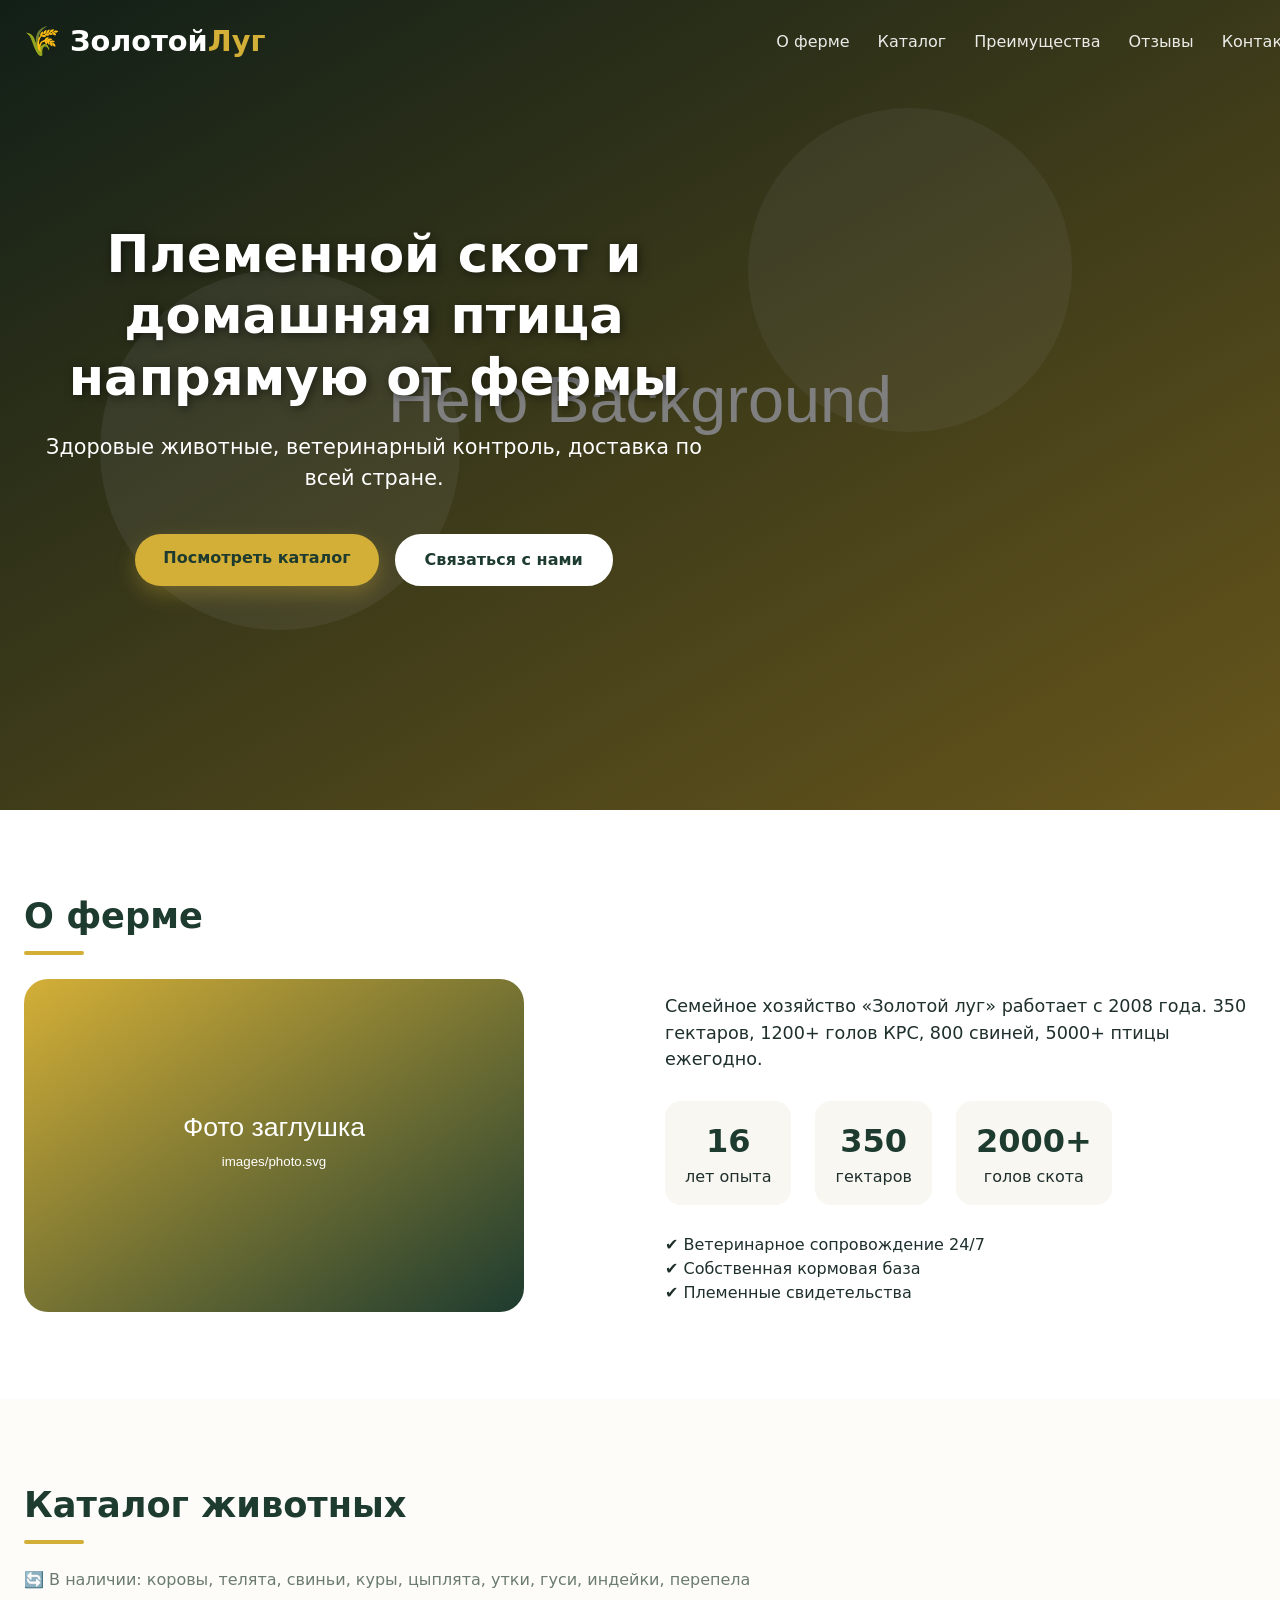
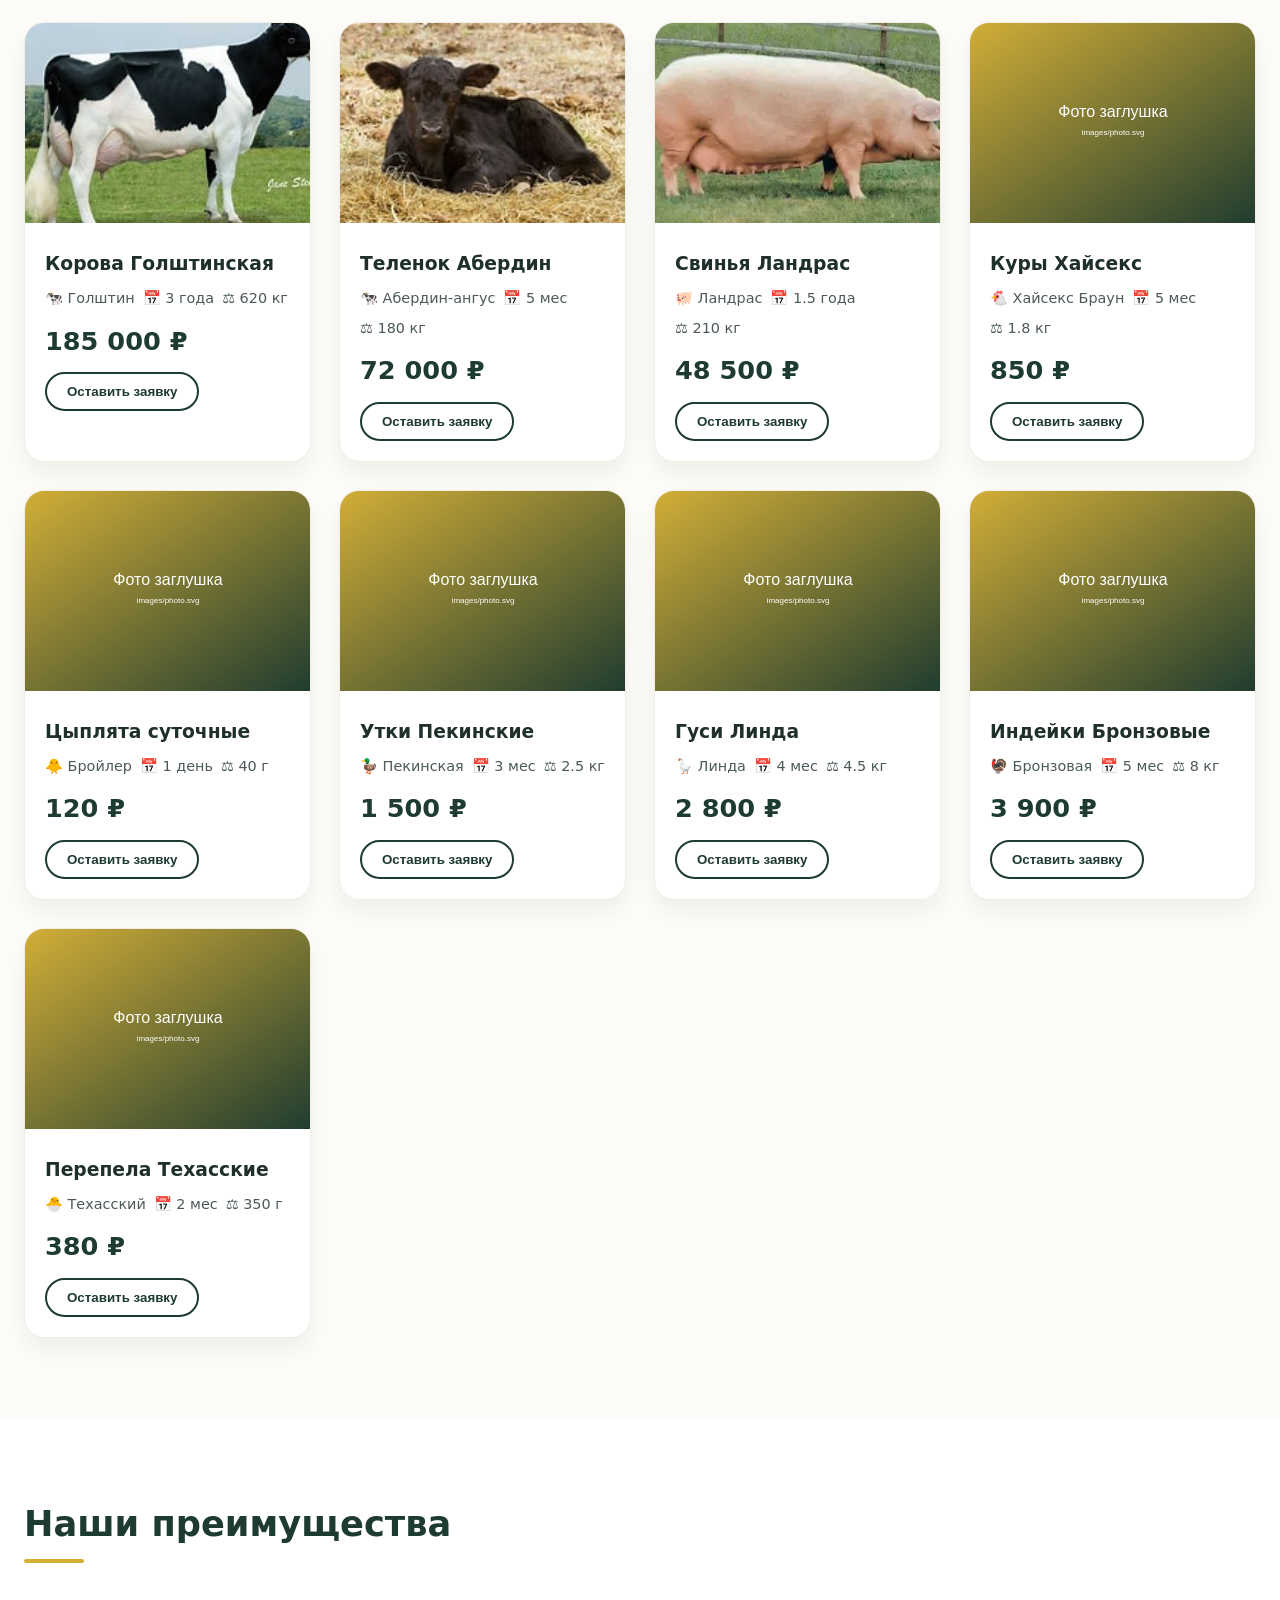
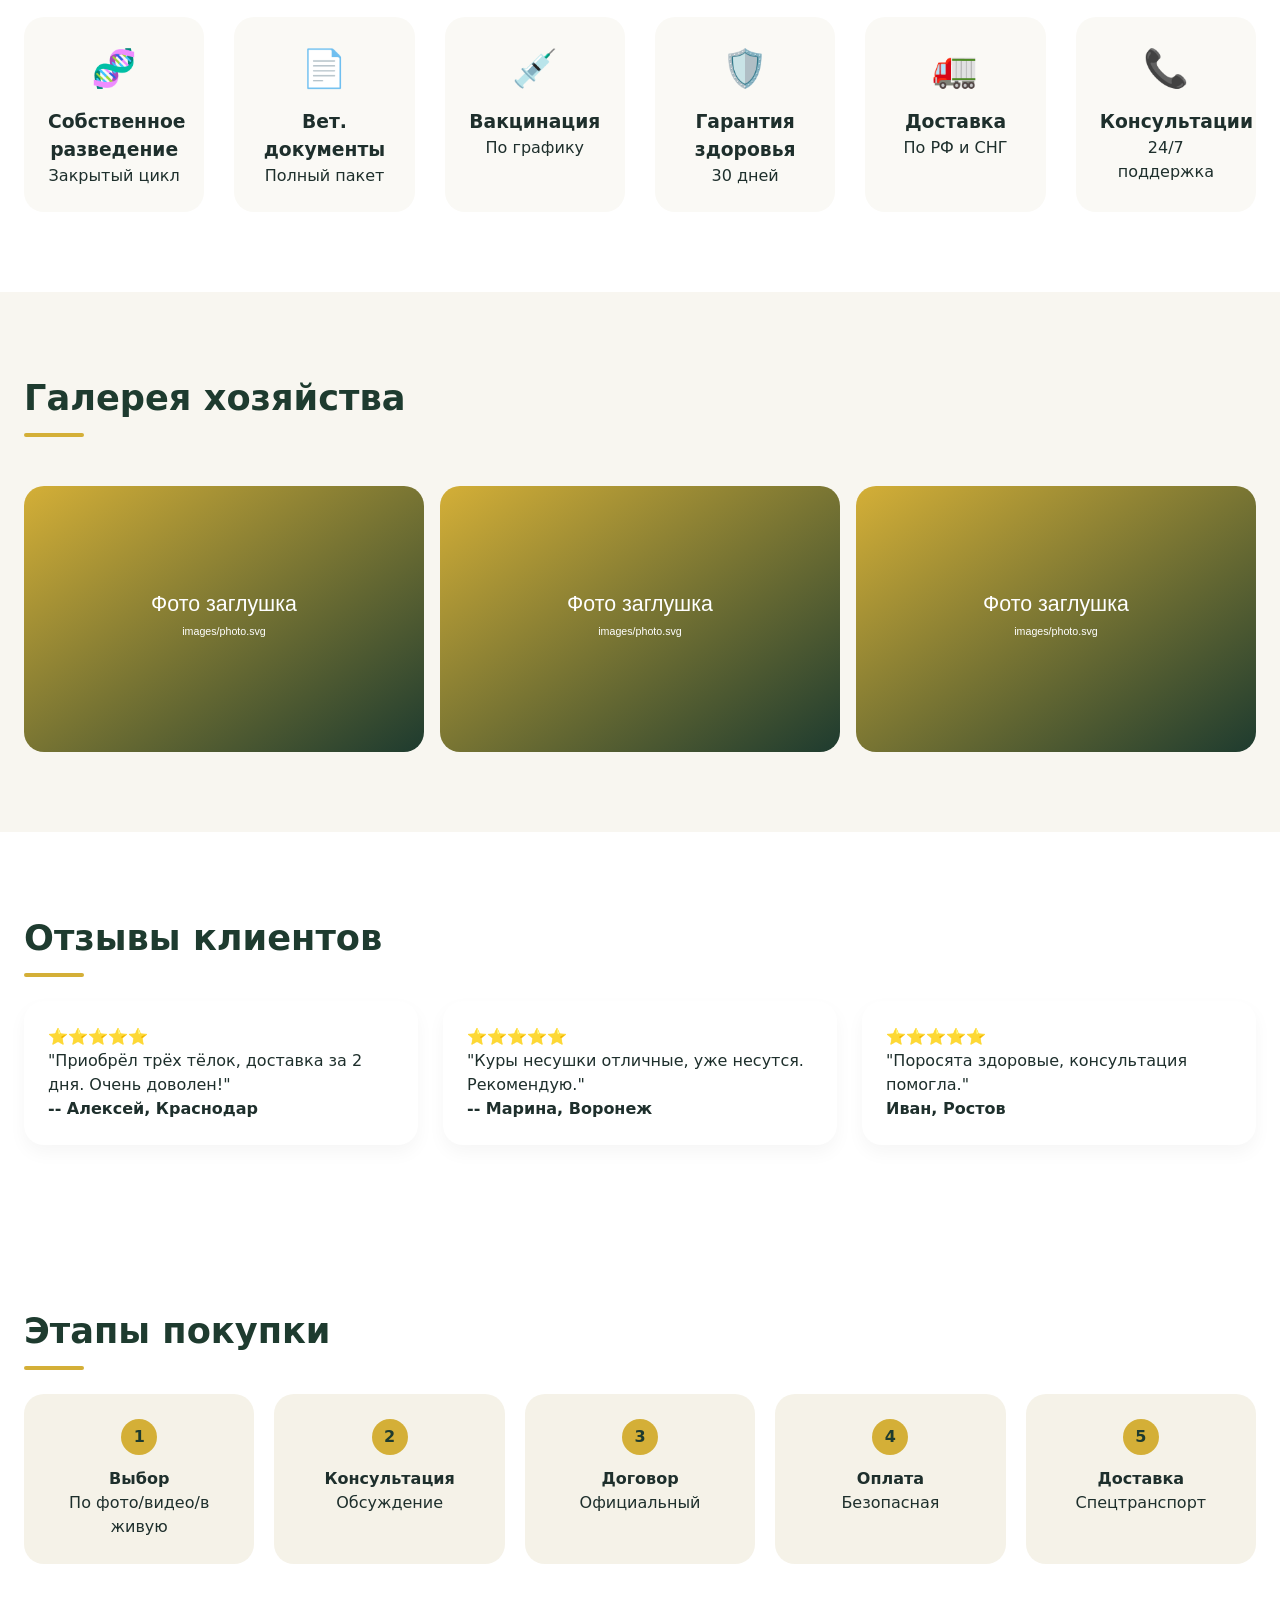
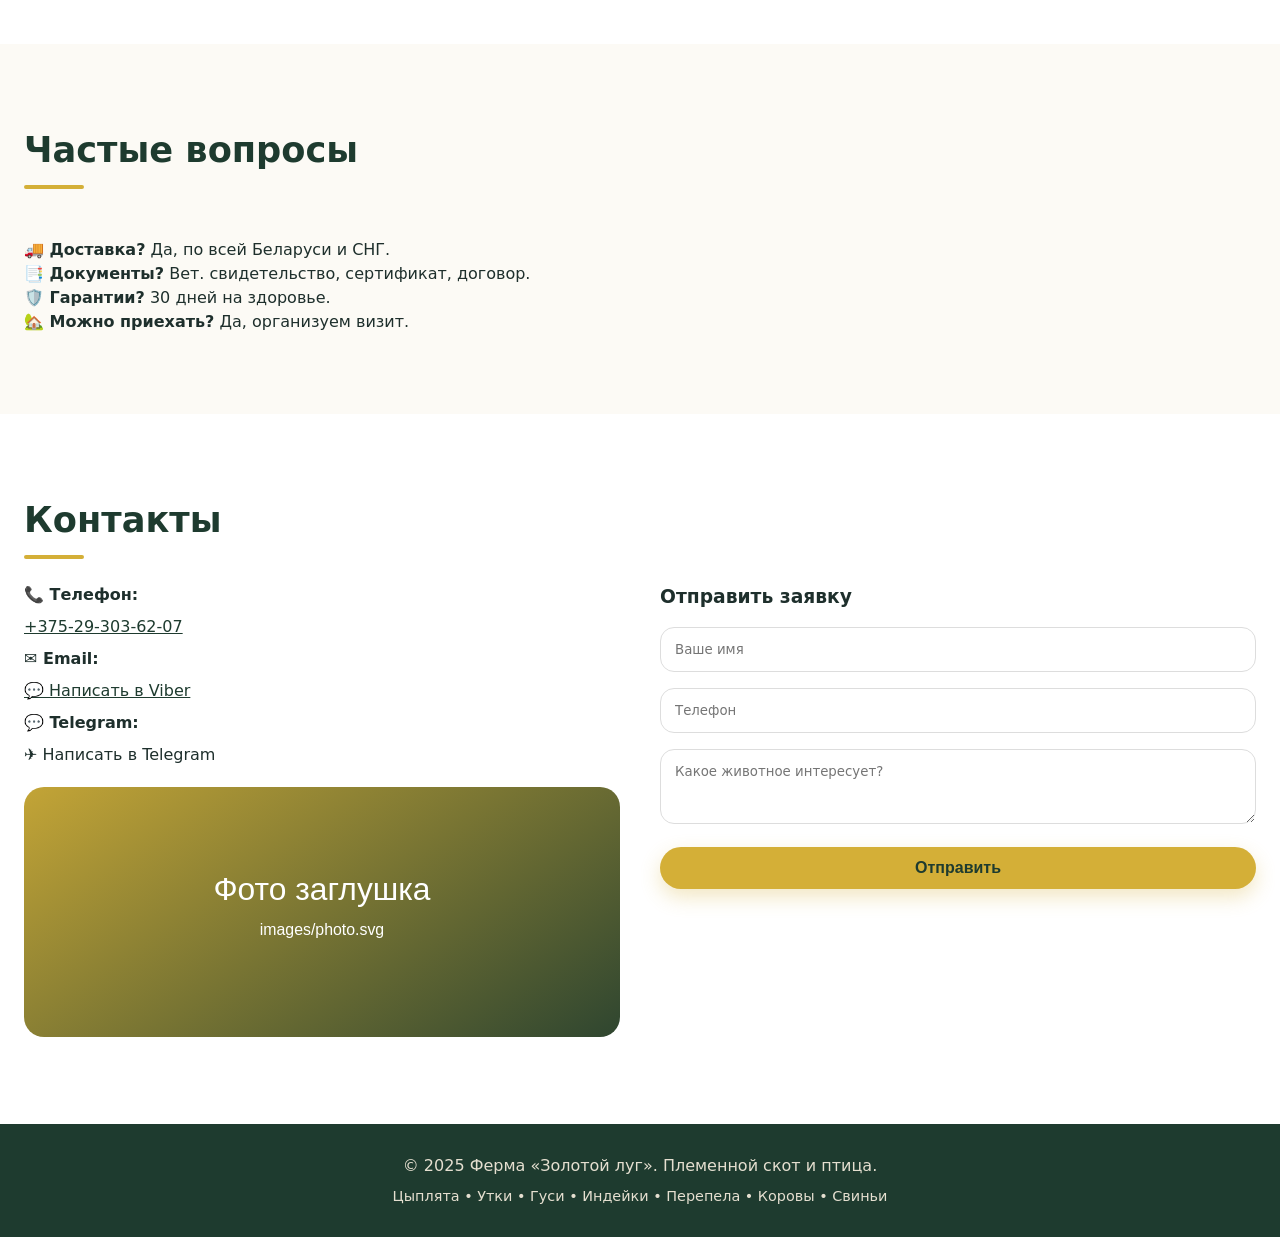
<file: index.html>
<!DOCTYPE html>
<html lang="ru">
<head>
  <meta charset="UTF-8">
  <meta name="viewport" content="width=device-width, initial-scale=1.0, maximum-scale=5.0, user-scalable=yes">
  <title>Ферма «Золотой луг» | Племенной скот и птица</title>
  <meta name="description" content="Племенные коровы, телята, свиньи, поросята, куры, цыплята, утки, гуси, индейки, перепела напрямую с фермы. Ветеринарный контроль, доставка по всей стране.">
  <meta name="keywords" content="купить корову, телята, поросята, свиньи, цыплята, утки, гуси, перепела, индейки, фермерское хозяйство, племенной скот, живая птица, доставка скота">
  <link rel="stylesheet" href="style.css">
  <style>
    * { margin: 0; padding: 0; box-sizing: border-box; }
    body { font-family: 'Segoe UI', system-ui, sans-serif; background: #ffffff; color: #1e2f2c; line-height: 1.5; }
    .container { max-width: 1280px; margin: 0 auto; padding: 0 24px; }
    h1, h2, h3 { font-weight: 600; }
    h2 { font-size: 2.2rem; margin-bottom: 1.5rem; color: #1e3b2f; position: relative; display: inline-block; }
    h2:after { content: ''; display: block; width: 60px; height: 4px; background: #d4af37; margin-top: 8px; border-radius: 2px; }
    .btn { display: inline-block; padding: 12px 28px; border-radius: 40px; font-weight: 600; font-size: 1rem; text-decoration: none; transition: all 0.3s ease; cursor: pointer; border: none; text-align: center; }
    .btn-gold { background: #d4af37; color: #1e3b2f; box-shadow: 0 8px 20px rgba(212,175,55,0.3); }
    .btn-gold:hover { background: #c9a52c; transform: translateY(-2px); }
    .btn-outline { background: transparent; border: 2px solid #1e3b2f; color: #1e3b2f; padding: 10px 20px; border-radius: 30px; font-weight: bold; cursor: pointer; }
    .btn-outline:hover { background: #1e3b2f; color: white; }
    .btn-light { background: white; color: #1e3b2f; border: 2px solid white; }
    .btn-light:hover { background: transparent; color: white; }
    .hero { background: linear-gradient(rgba(0,0,0,0.5), rgba(0,0,0,0.5)), url('images/hero.svg'); background-size: cover; background-position: center; min-height: 90vh; display: flex; align-items: center; color: white; position: relative; }
    .hero-content { max-width: 700px; }
    .hero h1 { font-size: 3.2rem; font-weight: 700; line-height: 1.2; margin-bottom: 1.5rem; text-shadow: 2px 2px 10px rgba(0,0,0,0.5); }
    .hero p { font-size: 1.3rem; margin-bottom: 2.5rem; }
    .hero-buttons { display: flex; gap: 16px; flex-wrap: wrap; }
    .navbar { display: flex; justify-content: space-between; align-items: center; padding: 20px 0; position: absolute; top: 0; width: 100%; z-index: 10; }
    .logo { font-size: 1.8rem; font-weight: 700; color: white; text-decoration: none; }
    .logo span { color: #d4af37; }
    .nav-links { display: flex; gap: 28px; flex-wrap: wrap; }
    .nav-links a { color: rgba(255,255,255,0.9); text-decoration: none; font-weight: 500; }
    .nav-links a:hover { color: #d4af37; }
    section { padding: 80px 0; }
    .about-grid { display: grid; grid-template-columns: 1fr 1fr; gap: 50px; align-items: center; }
    .about-image img { width: 100%; border-radius: 24px; }
    .stats { display: flex; gap: 24px; margin: 28px 0; flex-wrap: wrap; }
    .stat { background: #f9f7f2; padding: 16px 20px; border-radius: 16px; text-align: center; }
    .stat-number { font-size: 2rem; font-weight: 700; color: #1e3b2f; }
    .catalog-grid { display: grid; grid-template-columns: repeat(auto-fill, minmax(250px, 1fr)); gap: 28px; }
    .animal-card { background: white; border-radius: 20px; overflow: hidden; box-shadow: 0 12px 24px rgba(0,0,0,0.06); transition: transform 0.3s; border: 1px solid #f0ede5; }
    .animal-card:hover { transform: translateY(-6px); }
    .card-img img { width: 100%; height: 200px; object-fit: cover; }
    .card-info { padding: 20px; }
    .specs { display: flex; flex-wrap: wrap; gap: 8px; font-size: 0.9rem; color: #4b5b52; margin: 10px 0; }
    .price { font-size: 1.6rem; font-weight: 700; color: #1e3b2f; margin: 12px 0; }
    .features-grid { display: grid; grid-template-columns: repeat(auto-fit, minmax(180px, 1fr)); gap: 30px; margin-top: 30px; }
    .feature-item { background: #faf9f5; padding: 24px; border-radius: 20px; text-align: center; }
    .feature-icon { font-size: 2.3rem; margin-bottom: 12px; }
    .steps { display: flex; flex-wrap: wrap; justify-content: space-between; gap: 20px; }
    .step { flex: 1 1 180px; background: #f5f2e8; border-radius: 20px; padding: 25px 15px; text-align: center; }
    .step-number { background: #d4af37; color: #1e3b2f; width: 36px; height: 36px; border-radius: 50%; display: flex; align-items: center; justify-content: center; font-weight: 700; margin: 0 auto 12px; }
    .reviews { display: grid; grid-template-columns: repeat(auto-fit, minmax(280px, 1fr)); gap: 25px; }
    .review-card { background: white; padding: 24px; border-radius: 20px; box-shadow: 0 8px 18px rgba(0,0,0,0.04); }
    .contact-wrapper { display: grid; grid-template-columns: 1fr 1fr; gap: 40px; }
    .contact-details a { display: block; margin: 8px 0; color: #1e3b2f; font-weight: 500; }
    .map-img { width: 100%; border-radius: 20px; height: 250px; object-fit: cover; }
    form input, form textarea { width: 100%; padding: 14px; margin-bottom: 16px; border: 1px solid #ddd; border-radius: 14px; font-family: inherit; }
    footer { background: #1e3b2f; color: #e5dfd0; padding: 30px 0; text-align: center; }
    @media (max-width: 768px) {
      .hero h1 { font-size: 2.2rem; }
      .about-grid, .contact-wrapper { grid-template-columns: 1fr; }
      .navbar { flex-direction: column; gap: 15px; }
    }
  </style>
</head>
<body>
  <div class="hero">
    <div class="container" style="width:100%;">
      <div class="navbar">
        <a href="#" class="logo">🌾 Золотой<span>Луг</span></a>
        <div class="nav-links">
          <a href="#about">О ферме</a>
          <a href="#catalog">Каталог</a>
          <a href="#advantages">Преимущества</a>
          <a href="#reviews">Отзывы</a>
          <a href="#contact">Контакты</a>
        </div>
      </div>
      <div class="hero-content">
        <h1>Племенной скот и домашняя птица напрямую от фермы</h1>
        <p>Здоровые животные, ветеринарный контроль, доставка по всей стране.</p>
        <div class="hero-buttons">
          <a href="#catalog" class="btn btn-gold">Посмотреть каталог</a>
          <a href="#contact" class="btn btn-light">Связаться с нами</a>
        </div>
      </div>
    </div>
  </div>

  <section id="about">
    <div class="container">
      <h2>О ферме</h2>
      <div class="about-grid">
        <div class="about-image">
          <img src="images/photo.svg" alt="Ферма Золотой луг" loading="lazy">
        </div>
        <div>
          <p style="font-size:1.1rem; margin-bottom:20px;">Семейное хозяйство «Золотой луг» работает с 2008 года. 350 гектаров, 1200+ голов КРС, 800 свиней, 5000+ птицы ежегодно.</p>
          <div class="stats">
            <div class="stat"><span class="stat-number">16</span><br>лет опыта</div>
            <div class="stat"><span class="stat-number">350</span><br>гектаров</div>
            <div class="stat"><span class="stat-number">2000+</span><br>голов скота</div>
          </div>
          <p>✔ Ветеринарное сопровождение 24/7<br>✔ Собственная кормовая база<br>✔ Племенные свидетельства</p>
        </div>
      </div>
    </div>
  </section>

  <section id="catalog" style="background:#fdfcf9;">
    <div class="container">
      <h2>Каталог животных</h2>
      <p style="color:#6b7c6f; margin-bottom:30px;">🔄 В наличии: коровы, телята, свиньи, куры, цыплята, утки, гуси, индейки, перепела</p>
      <div class="catalog-grid" id="catalogGrid">
        <!-- КОРОВЫ -->
        <div class="animal-card">
          <div class="card-img"><img src="images/gondshh.jfif" alt="Корова"></div>
          <div class="card-info"><h3>Корова Голштинская</h3><div class="specs"><span>🐄 Голштин</span><span>📅 3 года</span><span>⚖️ 620 кг</span></div><div class="price">185 000 ₽</div><button class="btn-outline" onclick="sendOrder('Корова Голштинская')">Оставить заявку</button></div>
        </div>
        <!-- ТЕЛЯТА -->
        <div class="animal-card">
          <div class="card-img"><img src="images/abee.jfif" alt="Теленок"></div>
          <div class="card-info"><h3>Теленок Абердин</h3><div class="specs"><span>🐄 Абердин-ангус</span><span>📅 5 мес</span><span>⚖️ 180 кг</span></div><div class="price">72 000 ₽</div><button class="btn-outline" onclick="sendOrder('Теленок Абердин')">Оставить заявку</button></div>
        </div>
        <!-- СВИНЬИ -->
        <div class="animal-card">
          <div class="card-img"><img src="images/langon.webp" alt="Свинья"></div>
          <div class="card-info"><h3>Свинья Ландрас</h3><div class="specs"><span>🐖 Ландрас</span><span>📅 1.5 года</span><span>⚖️ 210 кг</span></div><div class="price">48 500 ₽</div><button class="btn-outline" onclick="sendOrder('Свинья Ландрас')">Оставить заявку</button></div>
        </div>
        <!-- КУРЫ -->
        <div class="animal-card">
          <div class="card-img"><img src="images/photo.svg" alt="Куры"></div>
          <div class="card-info"><h3>Куры Хайсекс</h3><div class="specs"><span>🐔 Хайсекс Браун</span><span>📅 5 мес</span><span>⚖️ 1.8 кг</span></div><div class="price">850 ₽</div><button class="btn-outline" onclick="sendOrder('Куры Хайсекс')">Оставить заявку</button></div>
        </div>
        <!-- ЦЫПЛЯТА -->
        <div class="animal-card">
          <div class="card-img"><img src="images/photo.svg" alt="Цыплята"></div>
          <div class="card-info"><h3>Цыплята суточные</h3><div class="specs"><span>🐥 Бройлер</span><span>📅 1 день</span><span>⚖️ 40 г</span></div><div class="price">120 ₽</div><button class="btn-outline" onclick="sendOrder('Цыплята бройлер')">Оставить заявку</button></div>
        </div>
        <!-- УТКИ -->
        <div class="animal-card">
          <div class="card-img"><img src="images/photo.svg" alt="Утки"></div>
          <div class="card-info"><h3>Утки Пекинские</h3><div class="specs"><span>🦆 Пекинская</span><span>📅 3 мес</span><span>⚖️ 2.5 кг</span></div><div class="price">1 500 ₽</div><button class="btn-outline" onclick="sendOrder('Утки Пекинские')">Оставить заявку</button></div>
        </div>
        <!-- ГУСИ -->
        <div class="animal-card">
          <div class="card-img"><img src="images/photo.svg" alt="Гуси"></div>
          <div class="card-info"><h3>Гуси Линда</h3><div class="specs"><span>🪿 Линда</span><span>📅 4 мес</span><span>⚖️ 4.5 кг</span></div><div class="price">2 800 ₽</div><button class="btn-outline" onclick="sendOrder('Гуси Линда')">Оставить заявку</button></div>
        </div>
        <!-- ИНДЕЙКИ -->
        <div class="animal-card">
          <div class="card-img"><img src="images/photo.svg" alt="Индейки"></div>
          <div class="card-info"><h3>Индейки Бронзовые</h3><div class="specs"><span>🦃 Бронзовая</span><span>📅 5 мес</span><span>⚖️ 8 кг</span></div><div class="price">3 900 ₽</div><button class="btn-outline" onclick="sendOrder('Индейки Бронзовые')">Оставить заявку</button></div>
        </div>
        <!-- ПЕРЕПЕЛА -->
        <div class="animal-card">
          <div class="card-img"><img src="images/photo.svg" alt="Перепела"></div>
          <div class="card-info"><h3>Перепела Техасские</h3><div class="specs"><span>🐣 Техасский</span><span>📅 2 мес</span><span>⚖️ 350 г</span></div><div class="price">380 ₽</div><button class="btn-outline" onclick="sendOrder('Перепела Техасские')">Оставить заявку</button></div>
        </div>
      </div>
    </div>
  </section>

  <section id="advantages">
    <div class="container">
      <h2>Наши преимущества</h2>
      <div class="features-grid">
        <div class="feature-item"><div class="feature-icon">🧬</div><h3>Собственное разведение</h3><p>Закрытый цикл</p></div>
        <div class="feature-item"><div class="feature-icon">📄</div><h3>Вет. документы</h3><p>Полный пакет</p></div>
        <div class="feature-item"><div class="feature-icon">💉</div><h3>Вакцинация</h3><p>По графику</p></div>
        <div class="feature-item"><div class="feature-icon">🛡️</div><h3>Гарантия здоровья</h3><p>30 дней</p></div>
        <div class="feature-item"><div class="feature-icon">🚛</div><h3>Доставка</h3><p>По РФ и СНГ</p></div>
        <div class="feature-item"><div class="feature-icon">📞</div><h3>Консультации</h3><p>24/7 поддержка</p></div>
      </div>
    </div>
  </section>

  <section style="background:#f8f6f0;">
    <div class="container">
      <h2>Галерея хозяйства</h2>
      <div style="display:flex; gap:16px; flex-wrap:wrap; margin-top:25px;">
        <img src="images/photo.svg" style="width:calc(33% - 12px); border-radius:20px; min-width:200px; flex:1;" loading="lazy" alt="Ферма 1">
        <img src="images/photo.svg" style="width:calc(33% - 12px); border-radius:20px; min-width:200px; flex:1;" loading="lazy" alt="Ферма 2">
        <img src="images/photo.svg" style="width:calc(33% - 12px); border-radius:20px; min-width:200px; flex:1;" loading="lazy" alt="Ферма 3">
      </div>
    </div>
  </section>

  <section id="reviews">
    <div class="container">
      <h2>Отзывы клиентов</h2>
      <div class="reviews">
        <div class="review-card">⭐⭐⭐⭐⭐<p>"Приобрёл трёх тёлок, доставка за 2 дня. Очень доволен!"</p><strong>-- Алексей, Краснодар</strong></div>
        <div class="review-card">⭐⭐⭐⭐⭐<p>"Куры несушки отличные, уже несутся. Рекомендую."</p><strong>-- Марина, Воронеж</strong></div>
        <div class="review-card">⭐⭐⭐⭐⭐<p>"Поросята здоровые, консультация помогла."</p><strong> Иван, Ростов</strong></div>
      </div>
    </div>
  </section>

  <section>
    <div class="container">
      <h2>Этапы покупки</h2>
      <div class="steps">
        <div class="step"><div class="step-number">1</div><h4>Выбор</h4><p>По фото/видео/в живую</p></div>
        <div class="step"><div class="step-number">2</div><h4>Консультация</h4><p>Обсуждение</p></div>
        <div class="step"><div class="step-number">3</div><h4>Договор</h4><p>Официальный</p></div>
        <div class="step"><div class="step-number">4</div><h4>Оплата</h4><p>Безопасная</p></div>
        <div class="step"><div class="step-number">5</div><h4>Доставка</h4><p>Спецтранспорт</p></div>
      </div>
    </div>
  </section>

  <section style="background:#fcfaf5;">
    <div class="container">
      <h2>Частые вопросы</h2>
      <div style="max-width:700px; margin-top:25px;">
        <p><strong>🚚 Доставка?</strong> Да, по всей Беларуси и СНГ.</p>
        <p><strong>📑 Документы?</strong> Вет. свидетельство, сертификат, договор.</p>
        <p><strong>🛡️ Гарантии?</strong> 30 дней на здоровье.</p>
        <p><strong>🏡 Можно приехать?</strong> Да, организуем визит.</p>
      </div>
    </div>
  </section>

  <section id="contact">
    <div class="container">
      <h2>Контакты</h2>
      <div class="contact-wrapper">
        <div class="contact-details">
          <p><strong>📞 Телефон:</strong> <a href="tel:+375293036207">+375-29-303-62-07</a></p>
          <p><strong>✉️ Email:</strong> <a href="viber://chat?number=+375293036207">💬 Написать в Viber</a></p>
          <p><strong>💬 Telegram:</strong> <a href="tg://resolve?domain=PepperHe"></a>✈️ Написать в Telegram</p>
          <img src="images/photo.svg" alt="Карта" class="map-img" style="margin-top:20px;">
        </div>
        <div>
          <h3 style="margin-bottom:16px;">Отправить заявку</h3>
          <form onsubmit="event.preventDefault(); sendOrder('Заявка с формы'); this.reset();">
            <input type="text" placeholder="Ваше имя" required>
            <input type="tel" placeholder="Телефон" required>
            <textarea rows="3" placeholder="Какое животное интересует?"></textarea>
            <button type="submit" class="btn btn-gold" style="width:100%;">Отправить</button>
          </form>
        </div>
      </div>
    </div>
  </section>

  <footer>
    <div class="container">
      <p>© 2025 Ферма «Золотой луг». Племенной скот и птица.</p>
      <p style="margin-top:8px; font-size:0.9rem;">Цыплята • Утки • Гуси • Индейки • Перепела • Коровы • Свиньи</p>
    </div>
  </footer>

  <script>
    function sendOrder(name) {
      alert('✅ Заявка на «' + name + '» принята! Мы свяжемся с вами в ближайшее время.');
    }
  </script>
</body>
</html>
</file>
<file: style.css>
* { margin: 0; padding: 0; box-sizing: border-box; }
body { font-family: Arial, sans-serif; color: #1e2f2c; }

.container { max-width: 1100px; margin: 0 auto; padding: 0 20px; }

/* Шапка */
.header { background: #1e3b2f; padding: 15px 0; position: sticky; top: 0; z-index: 100; }
.header-inner { display: flex; justify-content: space-between; align-items: center; }
.logo { color: white; font-size: 24px; font-weight: bold; text-decoration: none; }
.logo span { color: #d4af37; }
.nav a { color: white; text-decoration: none; margin-left: 20px; font-weight: 500; }
.nav a:hover { color: #d4af37; }

/* Главный экран */
.hero { background: linear-gradient(rgba(0,0,0,0.5), rgba(0,0,0,0.5)), url('images/hero.svg'); background-size: cover; background-position: center; color: white; padding: 150px 0; text-align: center; }
.hero h1 { font-size: 42px; margin-bottom: 20px; }
.hero p { font-size: 20px; margin-bottom: 30px; }
.hero-buttons { display: flex; gap: 15px; justify-content: center; }

/* Кнопки */
.btn { padding: 12px 30px; border-radius: 30px; font-weight: bold; text-decoration: none; display: inline-block; cursor: pointer; border: none; }
.btn-gold { background: #d4af37; color: #1e3b2f; }
.btn-gold:hover { background: #c9a52c; }
.btn-white { background: white; color: #1e3b2f; }
.btn-white:hover { background: #f0f0f0; }
.btn-outline { background: transparent; border: 2px solid #1e3b2f; color: #1e3b2f; padding: 10px 20px; border-radius: 30px; cursor: pointer; }
.btn-outline:hover { background: #1e3b2f; color: white; }

/* Секции */
.section { padding: 80px 0; }
.section-gray { background: #f9f7f2; }
.section-title { font-size: 32px; color: #1e3b2f; margin-bottom: 40px; text-align: center; }

/* О ферме */
.about-grid { display: flex; gap: 40px; align-items: center; flex-wrap: wrap; }
.about-image img { width: 100%; max-width: 500px; border-radius: 20px; }
.stats { display: flex; gap: 20px; margin: 20px 0; flex-wrap: wrap; }
.stat { background: #f0ede5; padding: 15px; border-radius: 10px; text-align: center; }
.stat-num { font-size: 28px; font-weight: bold; color: #1e3b2f; display: block; }

/* Каталог */
.catalog-grid { display: grid; grid-template-columns: repeat(auto-fit, minmax(250px, 1fr)); gap: 25px; }
.card { background: white; border-radius: 15px; overflow: hidden; box-shadow: 0 5px 15px rgba(0,0,0,0.1); }
.card img { width: 100%; height: 200px; object-fit: cover; }
.card-body { padding: 20px; }
.card-body h3 { margin-bottom: 10px; }
.price { font-size: 24px; font-weight: bold; color: #1e3b2f; margin: 10px 0; }

/* Преимущества */
.features { display: grid; grid-template-columns: repeat(auto-fit, minmax(150px, 1fr)); gap: 25px; }
.feature { background: #faf9f5; padding: 25px; border-radius: 15px; text-align: center; font-size: 18px; }

/* Отзывы */
.reviews-grid { display: grid; grid-template-columns: repeat(auto-fit, minmax(250px, 1fr)); gap: 25px; }
.review { background: white; padding: 25px; border-radius: 15px; box-shadow: 0 5px 15px rgba(0,0,0,0.05); }

/* Контакты */
.contact-grid { display: flex; gap: 40px; flex-wrap: wrap; }
.contact-info { flex: 1; }
.contact-info a { color: #1e3b2f; text-decoration: none; }
.contact-form { flex: 1; }
.contact-form input, .contact-form textarea { width: 100%; padding: 12px; margin-bottom: 15px; border: 1px solid #ddd; border-radius: 10px; }
.contact-form button { width: 100%; }

/* Подвал */
.footer { background: #1e3b2f; color: white; text-align: center; padding: 25px 0; }
</file>
